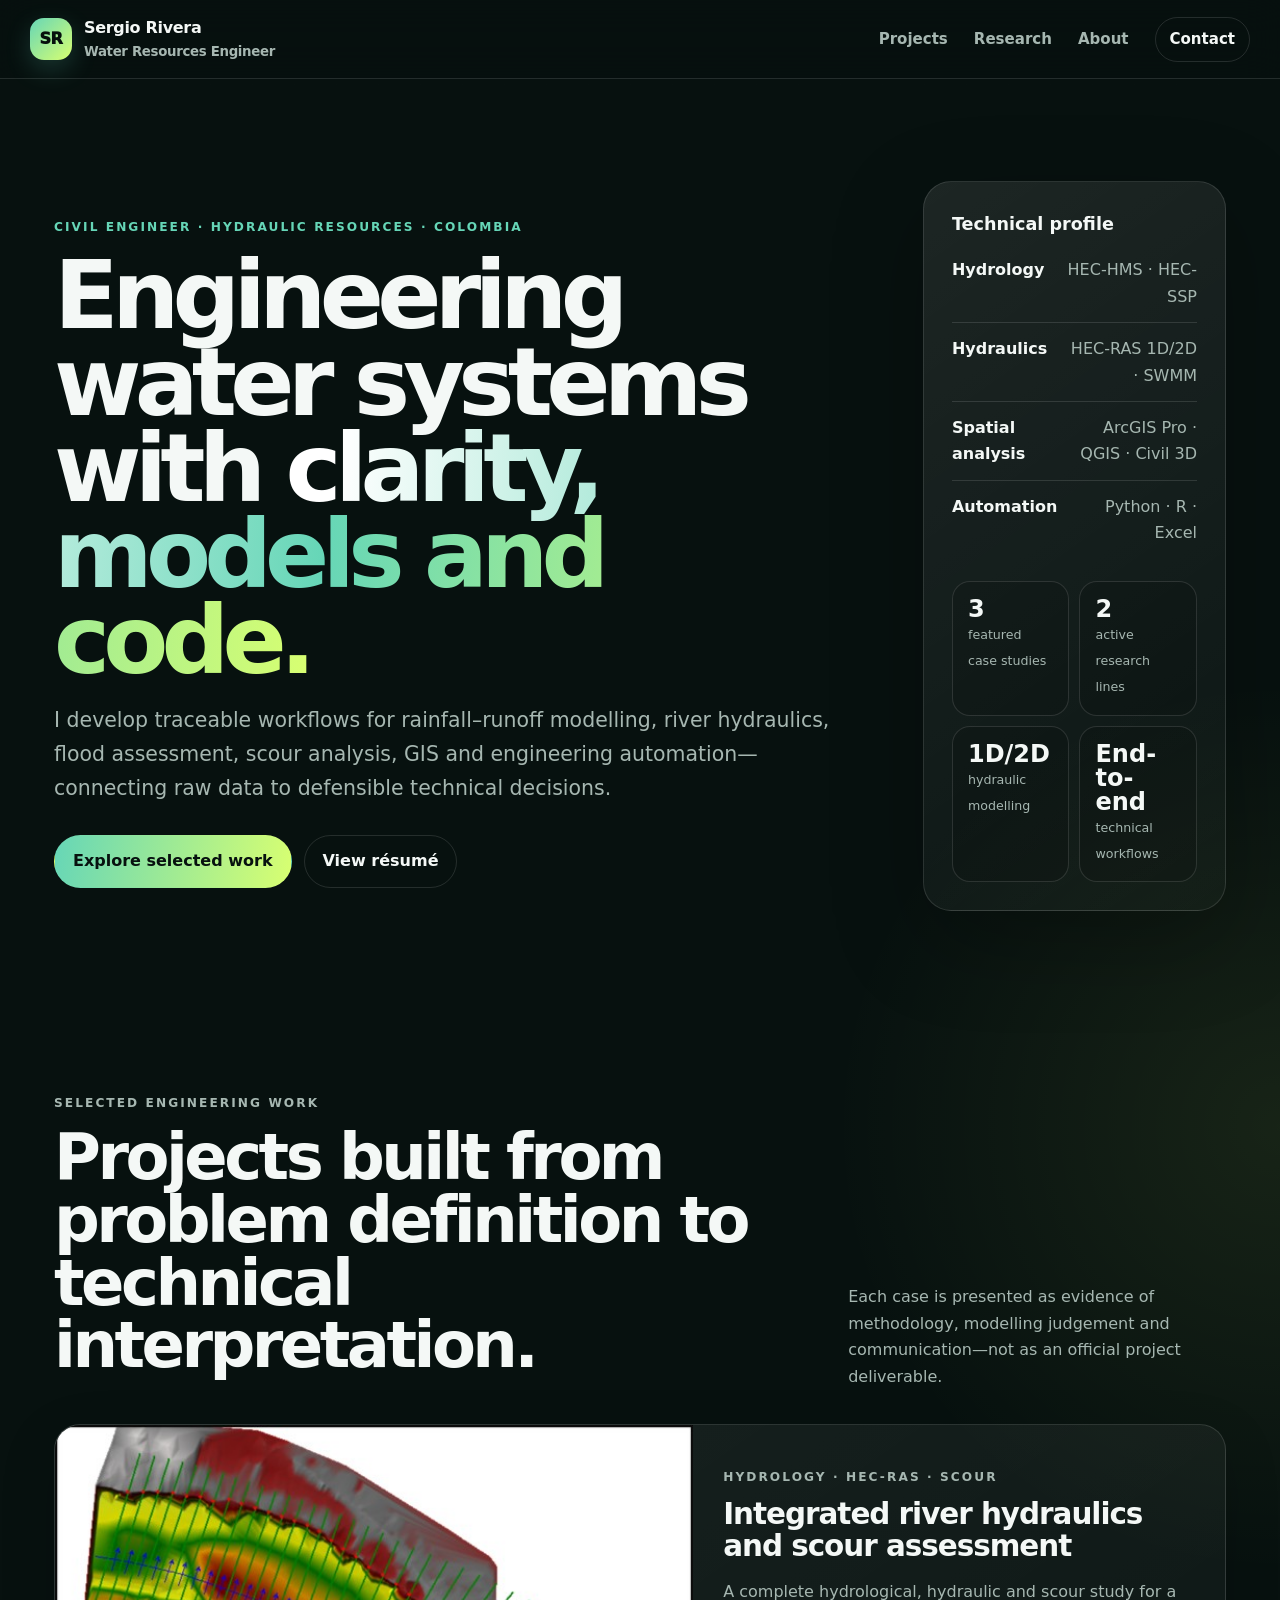
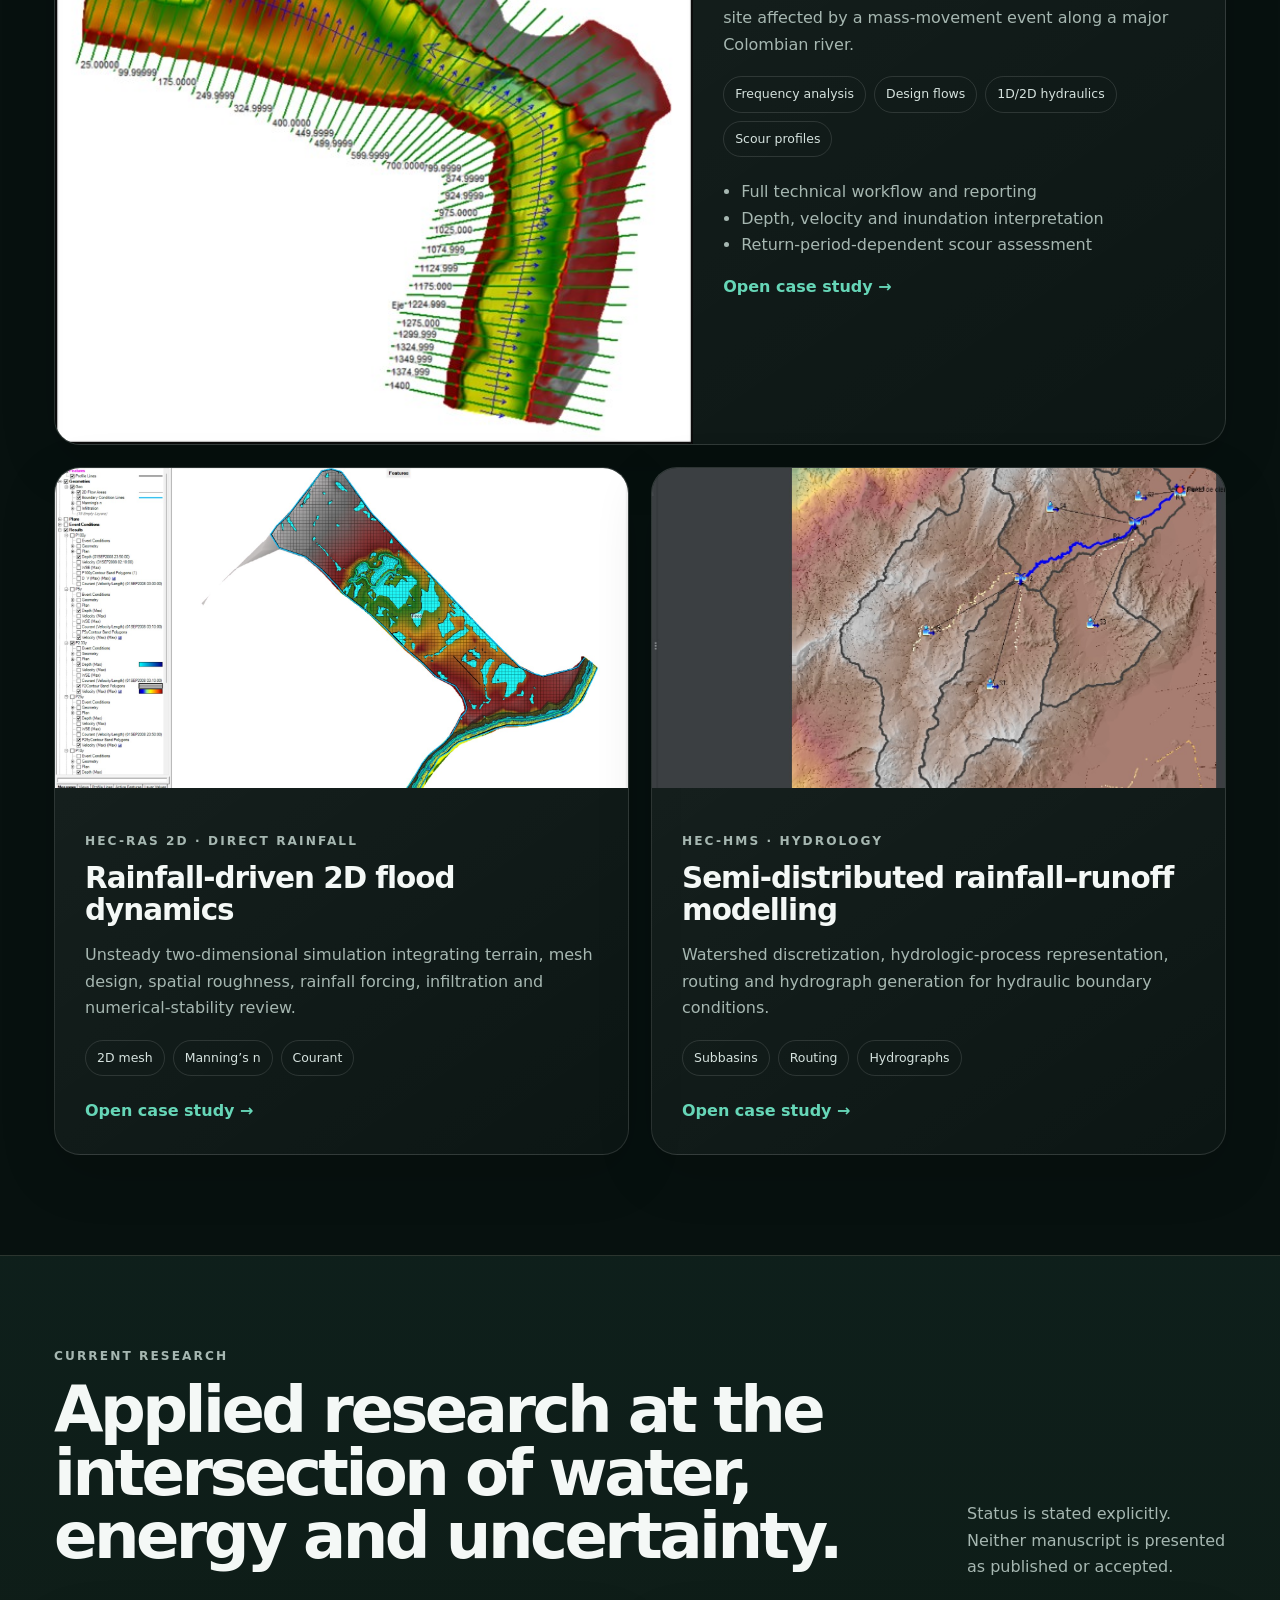
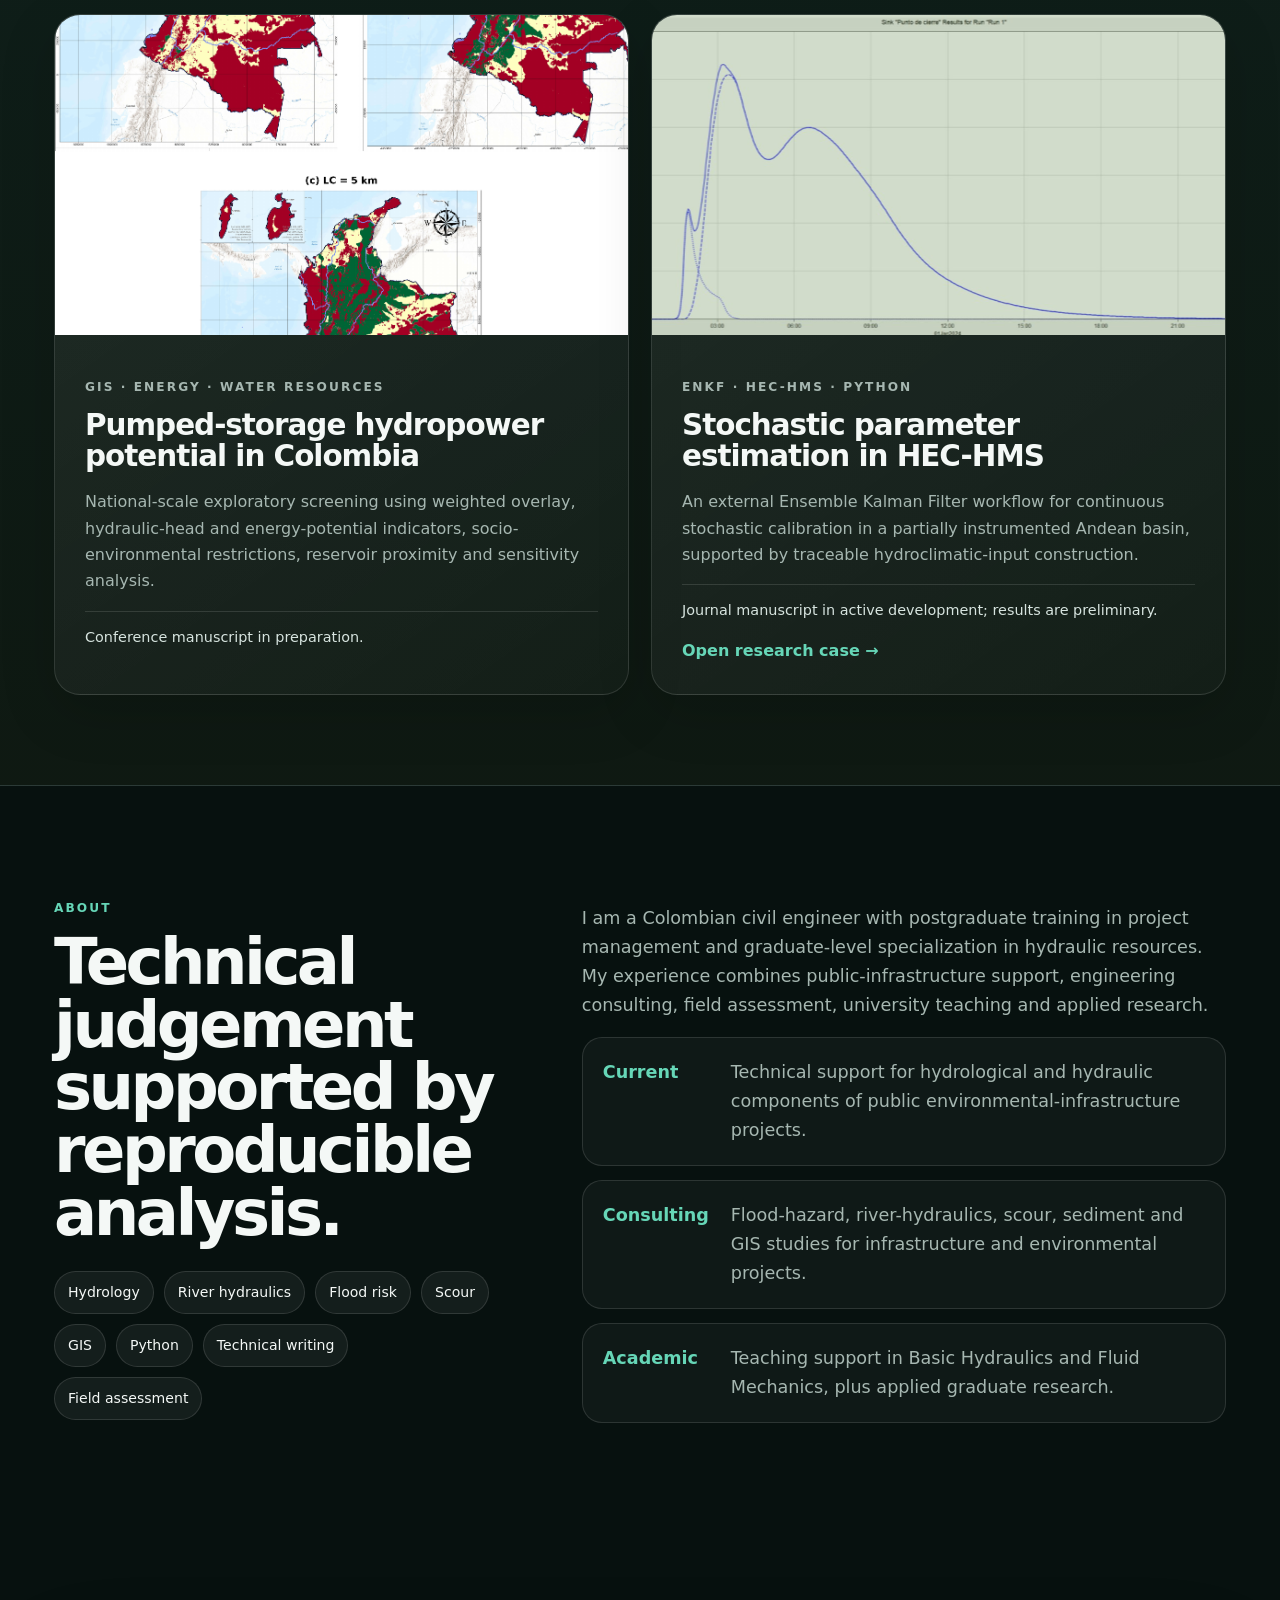
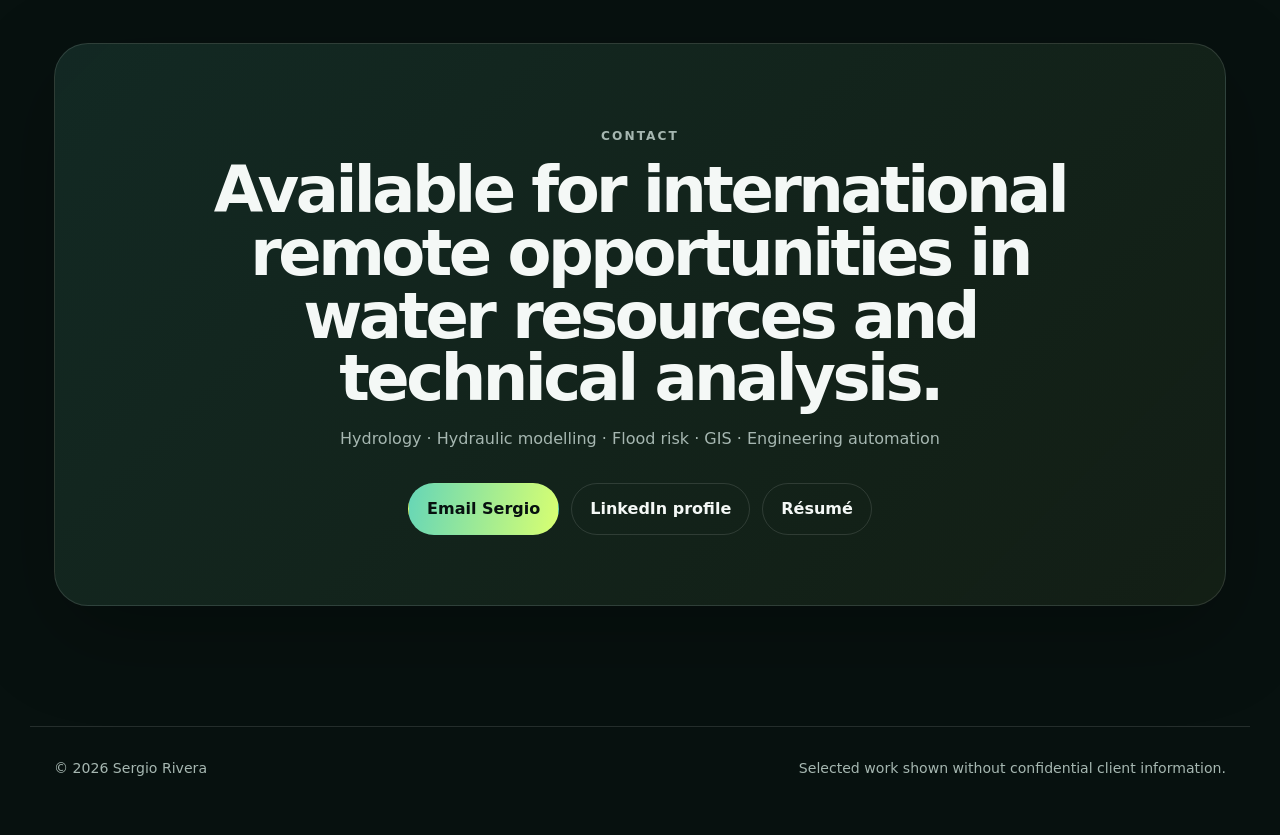
<file: index.html>
<!doctype html><html lang="en"><head><meta charset="utf-8"><meta name="viewport" content="width=device-width,initial-scale=1"><title>Sergio Rivera | Water Resources Engineer</title><meta name="description" content="Professional portfolio: hydrology, hydraulic modelling, flood risk, GIS, HEC-RAS, HEC-HMS and engineering automation."><meta name="theme-color" content="#07110f"><link rel="icon" href="assets/icons/favicon.svg" type="image/svg+xml"><link rel="stylesheet" href="styles.css"></head><body>
<header class="site-header"><a class="brand" href="#top"><span class="brand-mark">SR</span><span>Sergio Rivera<small>Water Resources Engineer</small></span></a><nav><a href="#work">Projects</a><a href="#research">Research</a><a href="#about">About</a><a class="nav-cta" href="#contact">Contact</a></nav></header>
<main id="top">
<section class="hero"><div><p class="hero-kicker">Civil Engineer · Hydraulic Resources · Colombia</p><h1>Engineering water systems with <span class="gradient-text">clarity, models and code.</span></h1><p class="lead">I develop traceable workflows for rainfall–runoff modelling, river hydraulics, flood assessment, scour analysis, GIS and engineering automation—connecting raw data to defensible technical decisions.</p><div class="actions"><a class="btn primary" href="#work">Explore selected work</a><a class="btn" href="assets/docs/Sergio_Rivera_CV.pdf" target="_blank">View résumé</a></div></div>
<aside class="hero-panel"><h2>Technical profile</h2><div class="tool-list"><div class="tool-row"><strong>Hydrology</strong><span>HEC-HMS · HEC-SSP</span></div><div class="tool-row"><strong>Hydraulics</strong><span>HEC-RAS 1D/2D · SWMM</span></div><div class="tool-row"><strong>Spatial analysis</strong><span>ArcGIS Pro · QGIS · Civil 3D</span></div><div class="tool-row"><strong>Automation</strong><span>Python · R · Excel</span></div></div><div class="hero-stat-grid"><div class="hero-stat"><strong>3</strong><span>featured case studies</span></div><div class="hero-stat"><strong>2</strong><span>active research lines</span></div><div class="hero-stat"><strong>1D/2D</strong><span>hydraulic modelling</span></div><div class="hero-stat"><strong>End-to-end</strong><span>technical workflows</span></div></div></aside></section>
<section id="work" class="section"><div class="section-head"><div><p class="eyebrow">Selected engineering work</p><h2>Projects built from problem definition to technical interpretation.</h2></div><p>Each case is presented as evidence of methodology, modelling judgement and communication—not as an official project deliverable.</p></div><div class="grid">
<article class="card featured"><img src="assets/images/scour-model-overview.jpg" alt="Integrated 1D and 2D river model with cross sections"><div class="pad"><p class="tag">Hydrology · HEC-RAS · Scour</p><h3>Integrated river hydraulics and scour assessment</h3><p>A complete hydrological, hydraulic and scour study for a site affected by a mass-movement event along a major Colombian river.</p><div class="project-meta"><span class="chip">Frequency analysis</span><span class="chip">Design flows</span><span class="chip">1D/2D hydraulics</span><span class="chip">Scour profiles</span></div><ul><li>Full technical workflow and reporting</li><li>Depth, velocity and inundation interpretation</li><li>Return-period-dependent scour assessment</li></ul><a class="link-arrow" href="project-scour.html">Open case study →</a></div></article>
<article class="card"><img src="assets/images/rainfall2d-overview.jpg" alt="HEC-RAS 2D model"><div class="pad"><p class="tag">HEC-RAS 2D · Direct rainfall</p><h3>Rainfall-driven 2D flood dynamics</h3><p>Unsteady two-dimensional simulation integrating terrain, mesh design, spatial roughness, rainfall forcing, infiltration and numerical-stability review.</p><div class="project-meta"><span class="chip">2D mesh</span><span class="chip">Manning’s n</span><span class="chip">Courant</span></div><a class="link-arrow" href="project-rainfall2d.html">Open case study →</a></div></article>
<article class="card"><img src="assets/images/hms-basin.jpg" alt="HEC-HMS basin model"><div class="pad"><p class="tag">HEC-HMS · Hydrology</p><h3>Semi-distributed rainfall–runoff modelling</h3><p>Watershed discretization, hydrologic-process representation, routing and hydrograph generation for hydraulic boundary conditions.</p><div class="project-meta"><span class="chip">Subbasins</span><span class="chip">Routing</span><span class="chip">Hydrographs</span></div><a class="link-arrow" href="project-hms.html">Open case study →</a></div></article></div></section>
<div class="research-wrap"><section id="research" class="section"><div class="section-head"><div><p class="eyebrow">Current research</p><h2>Applied research at the intersection of water, energy and uncertainty.</h2></div><p>Status is stated explicitly. Neither manuscript is presented as published or accepted.</p></div><div class="grid">
<article class="card"><img src="assets/images/psh-1.png" alt="Pumped-storage hydropower research"><div class="pad"><p class="tag">GIS · Energy · Water resources</p><h3>Pumped-storage hydropower potential in Colombia</h3><p>National-scale exploratory screening using weighted overlay, hydraulic-head and energy-potential indicators, socio-environmental restrictions, reservoir proximity and sensitivity analysis.</p><p class="status">Conference manuscript in preparation.</p></div></article>
<article class="card"><img src="assets/images/hms-hydrograph.jpg" alt="Hydrograph"><div class="pad"><p class="tag">EnKF · HEC-HMS · Python</p><h3>Stochastic parameter estimation in HEC-HMS</h3><p>An external Ensemble Kalman Filter workflow for continuous stochastic calibration in a partially instrumented Andean basin, supported by traceable hydroclimatic-input construction.</p><p class="status">Journal manuscript in active development; results are preliminary.</p><a class="link-arrow" href="project-enkf.html">Open research case →</a></div></article></div></section></div>
<section id="about" class="section split"><div><p class="eyebrow">About</p><h2>Technical judgement supported by reproducible analysis.</h2><div class="skills-cloud"><span>Hydrology</span><span>River hydraulics</span><span>Flood risk</span><span>Scour</span><span>GIS</span><span>Python</span><span>Technical writing</span><span>Field assessment</span></div></div><div class="about-copy"><p>I am a Colombian civil engineer with postgraduate training in project management and graduate-level specialization in hydraulic resources. My experience combines public-infrastructure support, engineering consulting, field assessment, university teaching and applied research.</p><div class="timeline"><div class="timeline-item"><strong>Current</strong><p>Technical support for hydrological and hydraulic components of public environmental-infrastructure projects.</p></div><div class="timeline-item"><strong>Consulting</strong><p>Flood-hazard, river-hydraulics, scour, sediment and GIS studies for infrastructure and environmental projects.</p></div><div class="timeline-item"><strong>Academic</strong><p>Teaching support in Basic Hydraulics and Fluid Mechanics, plus applied graduate research.</p></div></div></div></section>
<section id="contact" class="section contact"><div class="contact-inner"><p class="eyebrow">Contact</p><h2>Available for international remote opportunities in water resources and technical analysis.</h2><p>Hydrology · Hydraulic modelling · Flood risk · GIS · Engineering automation</p><div class="actions"><a class="btn primary" href="mailto:sergioariveramonroy@gmail.com">Email Sergio</a><a class="btn" href="https://www.linkedin.com/in/sergio-a-rivera-monroy-876b73213/" target="_blank" rel="noopener noreferrer">LinkedIn profile</a><a class="btn" href="assets/docs/Sergio_Rivera_CV.pdf" target="_blank">Résumé</a></div></div></section></main>
<footer><span>© 2026 Sergio Rivera</span><span>Selected work shown without confidential client information.</span></footer><script src="script.js"></script></body></html>
</file>
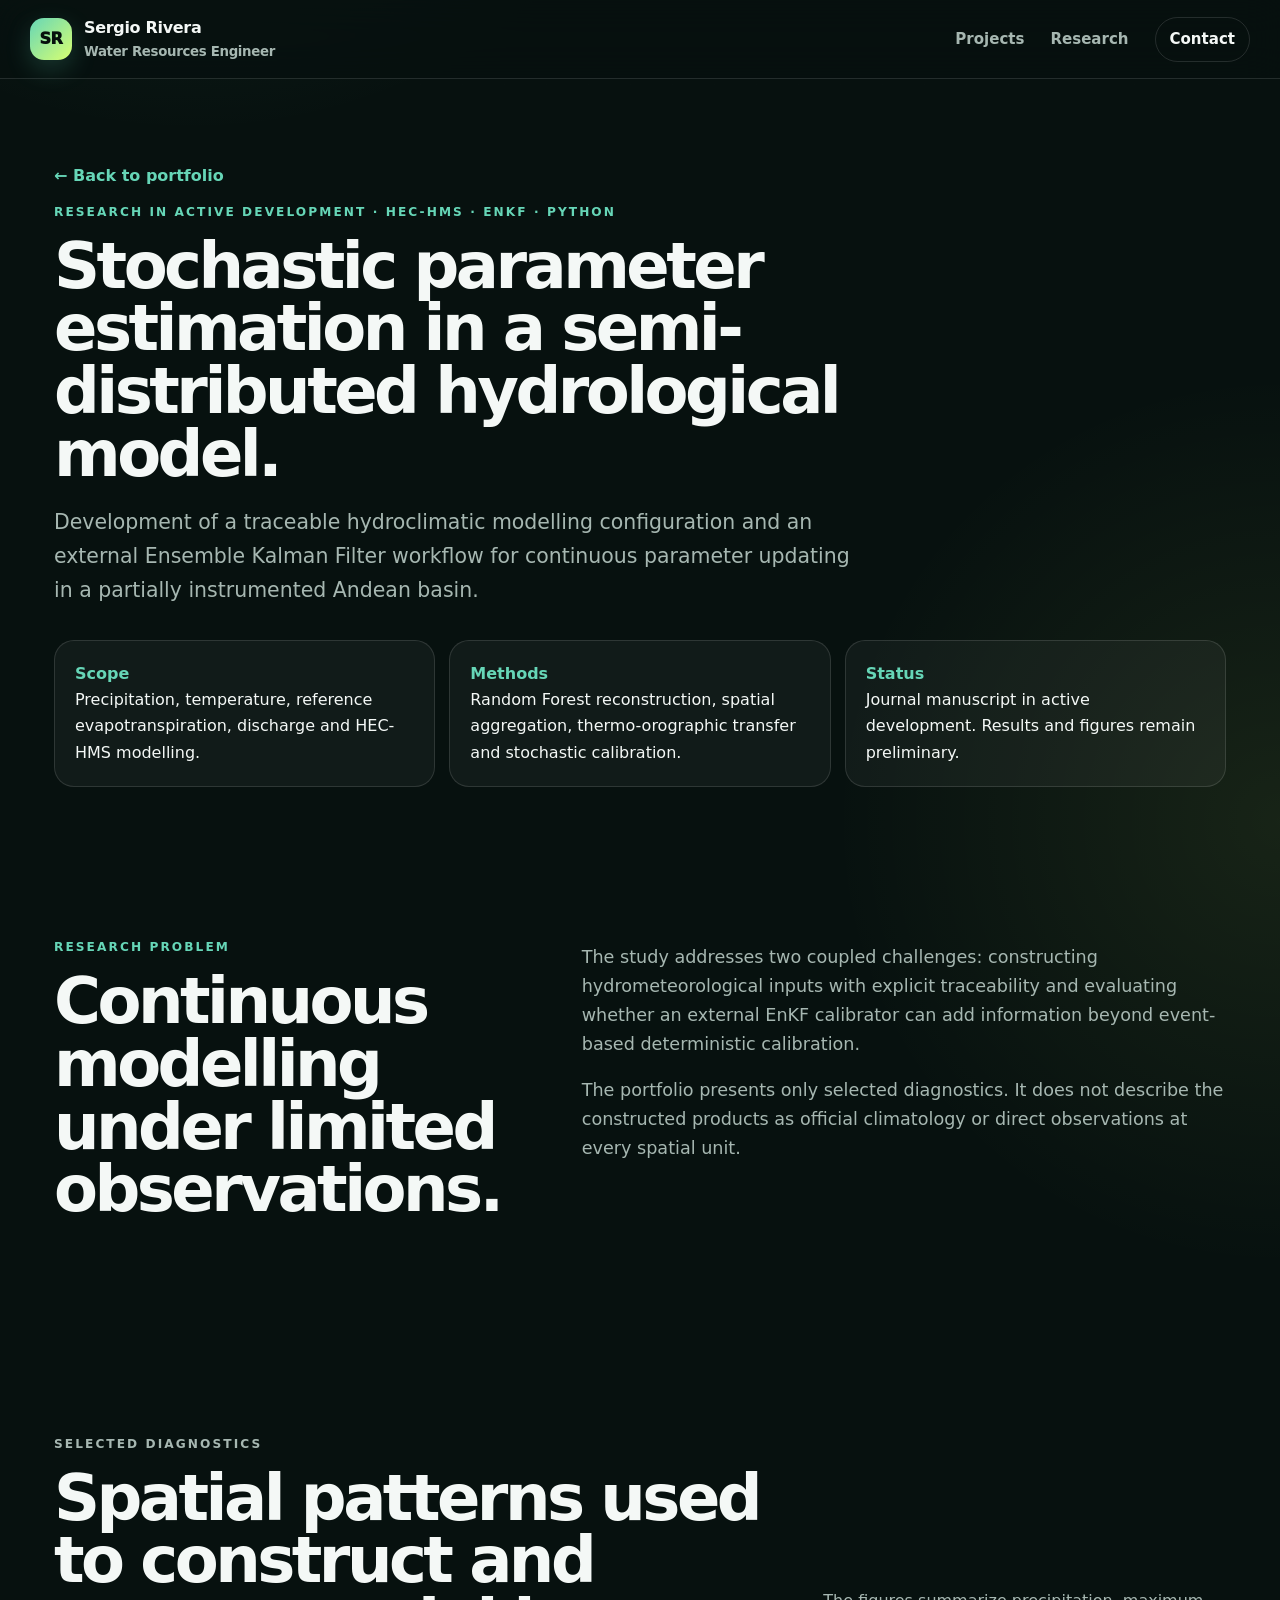
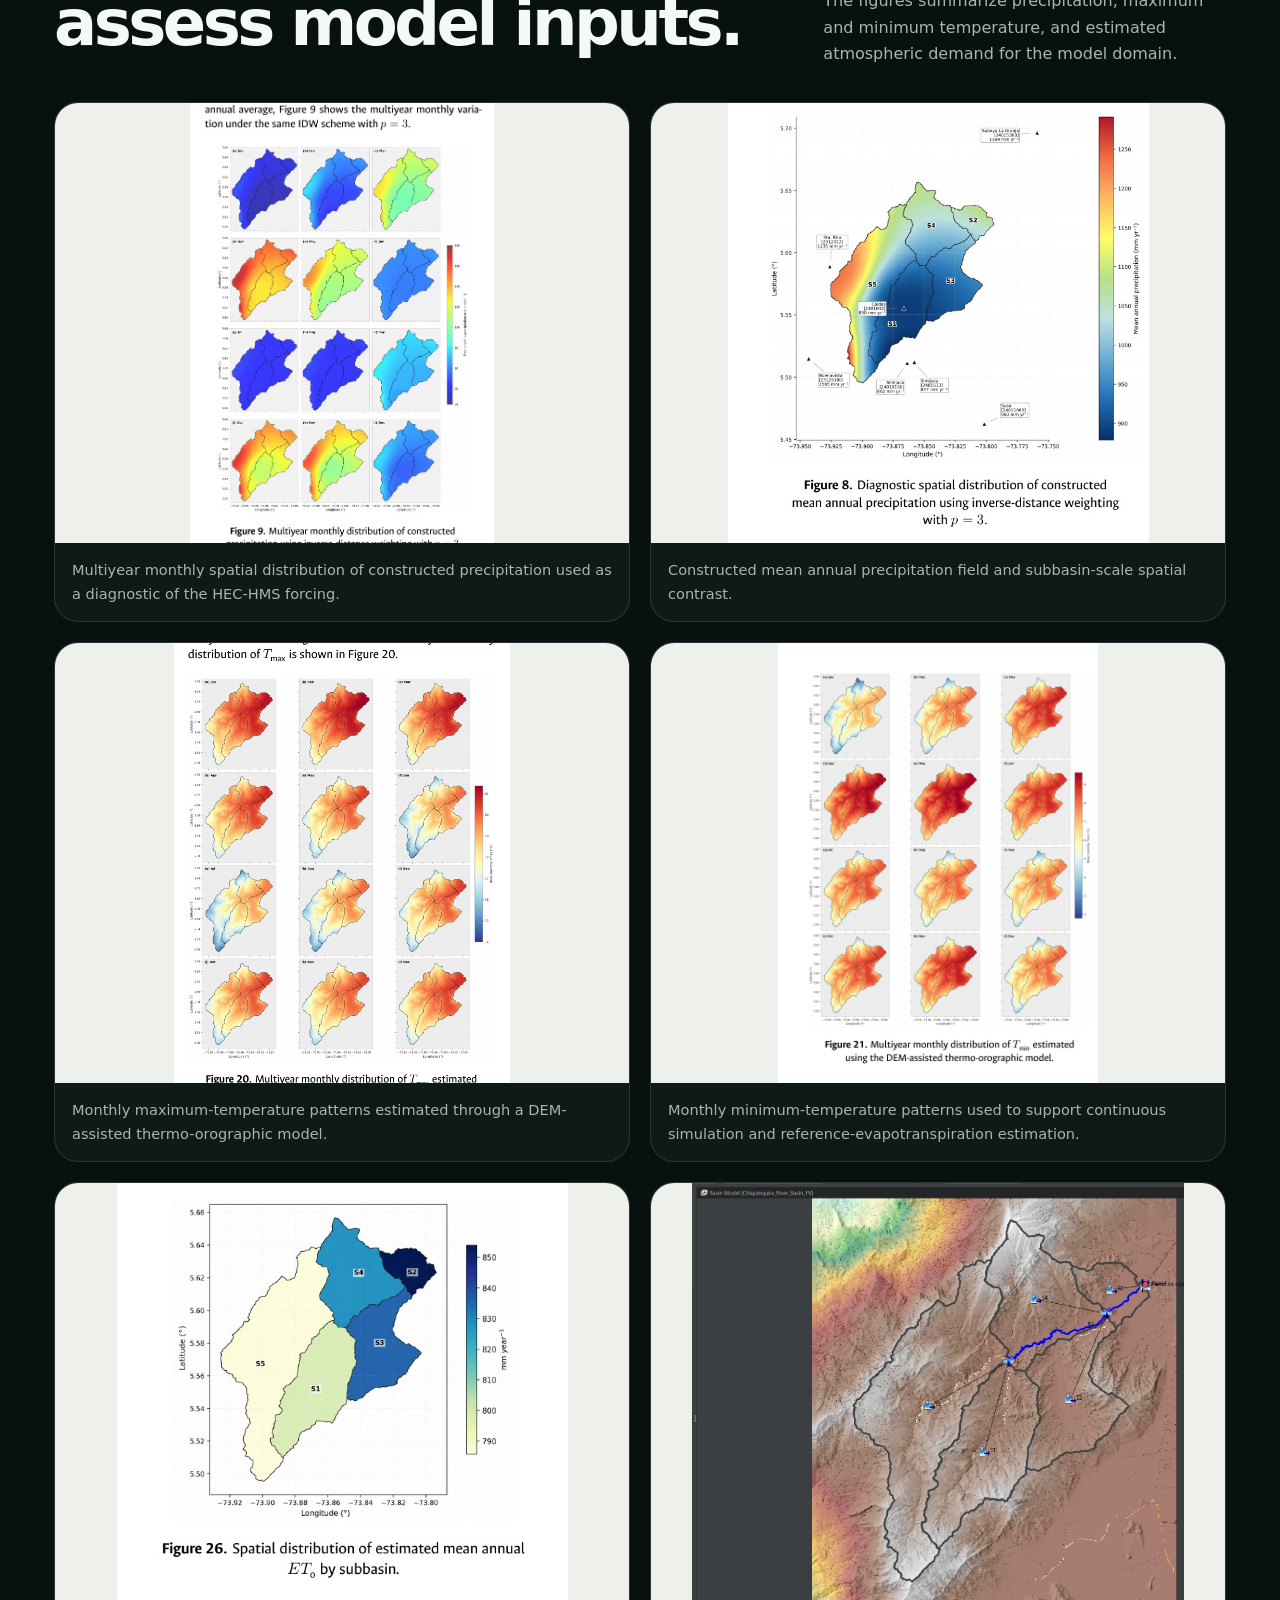
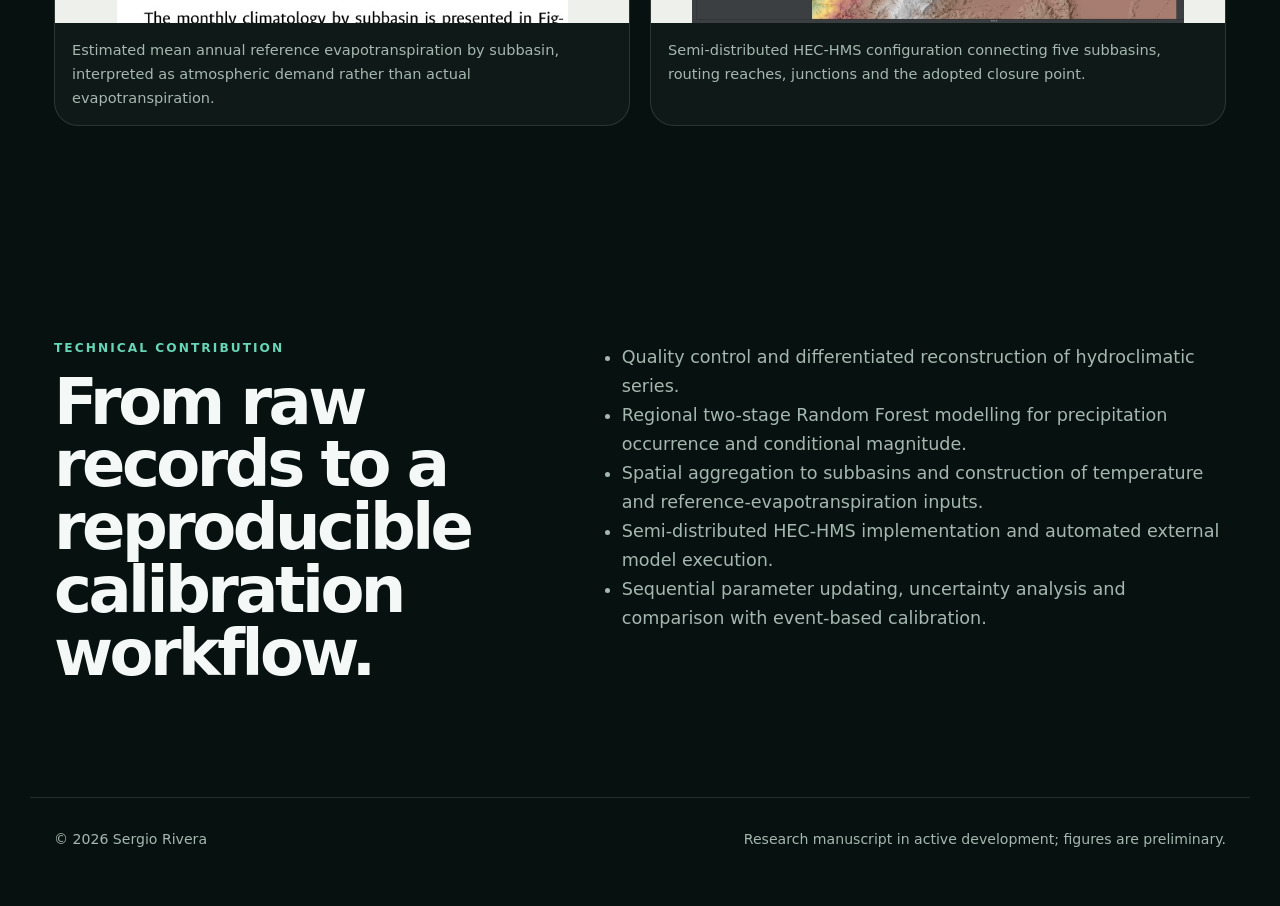
<file: project-enkf.html>
<!doctype html>
<html lang="en">
<head>
<meta charset="utf-8">
<meta name="viewport" content="width=device-width,initial-scale=1">
<title>EnKF–HEC-HMS Research | Sergio Rivera</title>
<meta name="description" content="Research case on stochastic calibration of a semi-distributed HEC-HMS model using the Ensemble Kalman Filter.">
<link rel="icon" href="assets/icons/favicon.svg" type="image/svg+xml">
<meta name="theme-color" content="#07110f">
<link rel="stylesheet" href="styles.css">
</head>
<body>
<header class="site-header">
  <a class="brand" href="index.html"><span class="brand-mark">SR</span><span>Sergio Rivera<small>Water Resources Engineer</small></span></a>
  <nav><a href="index.html#work">Projects</a><a href="index.html#research">Research</a><a class="nav-cta" href="index.html#contact">Contact</a></nav>
</header>

<main>
<section class="case-hero">
  <a class="back" href="index.html#research">← Back to portfolio</a>
  <p class="eyebrow">Research in active development · HEC-HMS · EnKF · Python</p>
  <h1>Stochastic parameter estimation in a semi-distributed hydrological model.</h1>
  <p class="lead">Development of a traceable hydroclimatic modelling configuration and an external Ensemble Kalman Filter workflow for continuous parameter updating in a partially instrumented Andean basin.</p>
  <div class="case-summary">
    <div><strong>Scope</strong><br>Precipitation, temperature, reference evapotranspiration, discharge and HEC-HMS modelling.</div>
    <div><strong>Methods</strong><br>Random Forest reconstruction, spatial aggregation, thermo-orographic transfer and stochastic calibration.</div>
    <div><strong>Status</strong><br>Journal manuscript in active development. Results and figures remain preliminary.</div>
  </div>
</section>

<section class="section split">
  <div>
    <p class="eyebrow">Research problem</p>
    <h2>Continuous modelling under limited observations.</h2>
  </div>
  <div class="about-copy">
    <p>The study addresses two coupled challenges: constructing hydrometeorological inputs with explicit traceability and evaluating whether an external EnKF calibrator can add information beyond event-based deterministic calibration.</p>
    <p>The portfolio presents only selected diagnostics. It does not describe the constructed products as official climatology or direct observations at every spatial unit.</p>
  </div>
</section>

<section class="section">
  <div class="section-head">
    <div><p class="eyebrow">Selected diagnostics</p><h2>Spatial patterns used to construct and assess model inputs.</h2></div>
    <p>The figures summarize precipitation, maximum and minimum temperature, and estimated atmospheric demand for the model domain.</p>
  </div>
  <div class="gallery">
    <figure><img src="assets/images/enkf-precipitation-monthly.jpg" alt="Monthly spatial distribution of constructed precipitation"><figcaption>Multiyear monthly spatial distribution of constructed precipitation used as a diagnostic of the HEC-HMS forcing.</figcaption></figure>
    <figure><img src="assets/images/enkf-precipitation-annual.jpg" alt="Mean annual precipitation distribution"><figcaption>Constructed mean annual precipitation field and subbasin-scale spatial contrast.</figcaption></figure>
    <figure><img src="assets/images/enkf-tmax-monthly.jpg" alt="Monthly maximum temperature distribution"><figcaption>Monthly maximum-temperature patterns estimated through a DEM-assisted thermo-orographic model.</figcaption></figure>
    <figure><img src="assets/images/enkf-tmin-monthly.jpg" alt="Monthly minimum temperature distribution"><figcaption>Monthly minimum-temperature patterns used to support continuous simulation and reference-evapotranspiration estimation.</figcaption></figure>
    <figure><img src="assets/images/enkf-eto-spatial.jpg" alt="Spatial distribution of reference evapotranspiration"><figcaption>Estimated mean annual reference evapotranspiration by subbasin, interpreted as atmospheric demand rather than actual evapotranspiration.</figcaption></figure>
    <figure><img src="assets/images/hms-basin.jpg" alt="HEC-HMS semi-distributed basin configuration"><figcaption>Semi-distributed HEC-HMS configuration connecting five subbasins, routing reaches, junctions and the adopted closure point.</figcaption></figure>
  </div>
</section>

<section class="section split">
  <div><p class="eyebrow">Technical contribution</p><h2>From raw records to a reproducible calibration workflow.</h2></div>
  <div class="about-copy">
    <ul>
      <li>Quality control and differentiated reconstruction of hydroclimatic series.</li>
      <li>Regional two-stage Random Forest modelling for precipitation occurrence and conditional magnitude.</li>
      <li>Spatial aggregation to subbasins and construction of temperature and reference-evapotranspiration inputs.</li>
      <li>Semi-distributed HEC-HMS implementation and automated external model execution.</li>
      <li>Sequential parameter updating, uncertainty analysis and comparison with event-based calibration.</li>
    </ul>
  </div>
</section>
</main>

<footer><span>© 2026 Sergio Rivera</span><span>Research manuscript in active development; figures are preliminary.</span></footer>
<script src="script.js"></script>
</body>
</html>
</file>
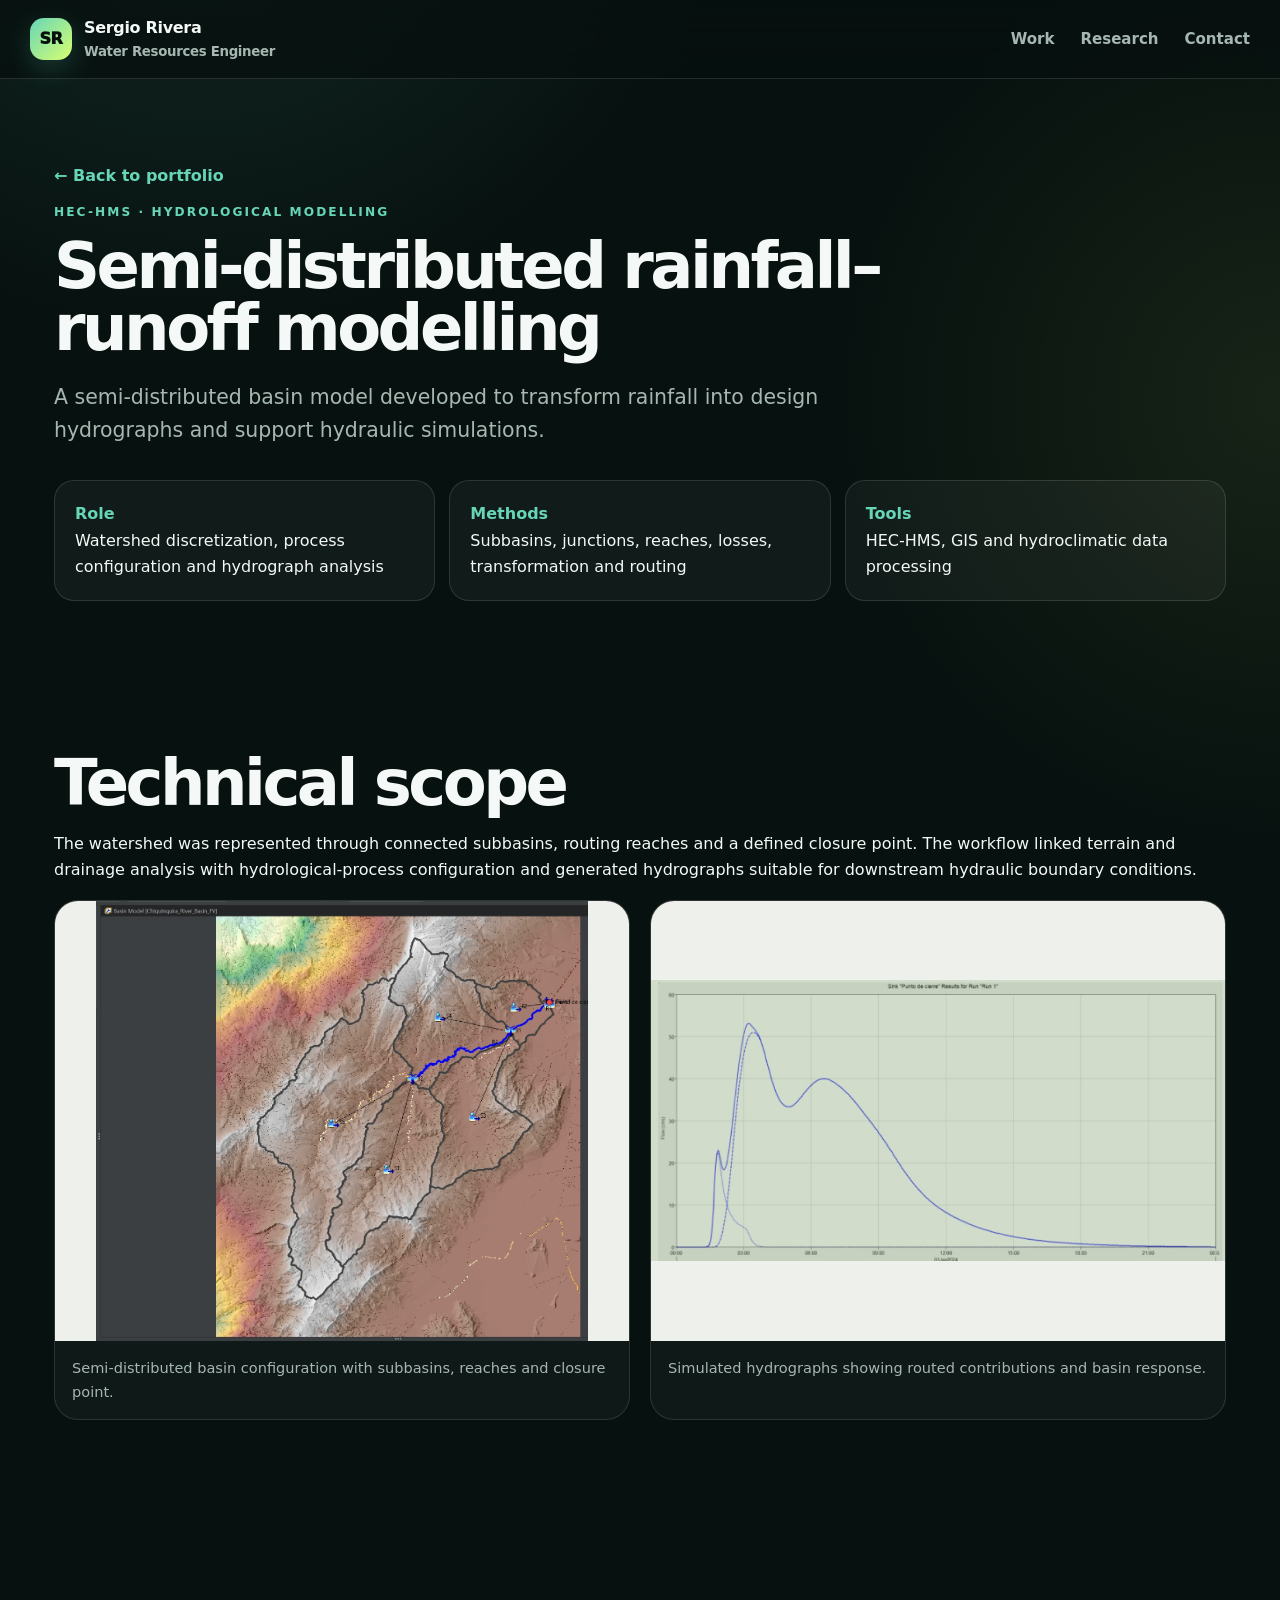
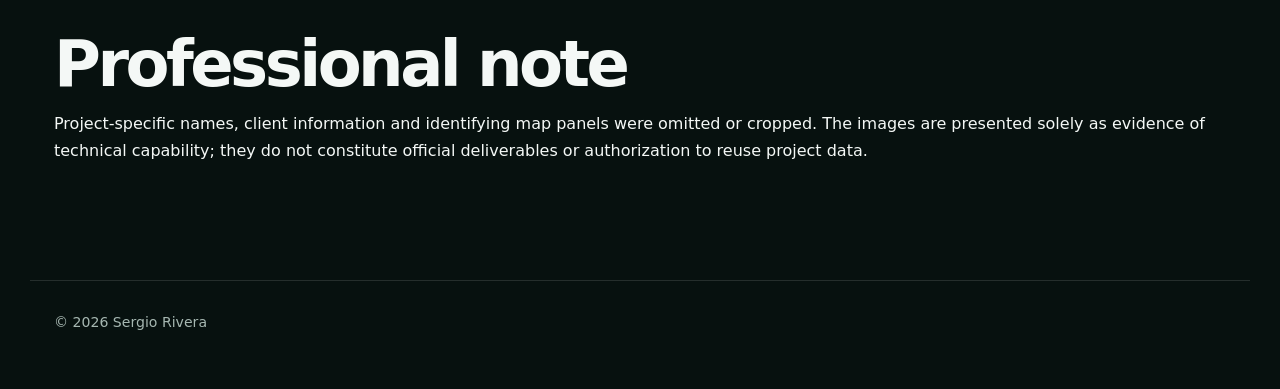
<file: project-hms.html>
<!doctype html><html lang="en"><head><meta charset="utf-8"><meta name="viewport" content="width=device-width,initial-scale=1"><title>Semi-distributed rainfall–runoff modelling | Sergio Rivera</title><link rel="icon" href="assets/icons/favicon.svg" type="image/svg+xml"><meta name="theme-color" content="#07110f"><link rel="stylesheet" href="styles.css"></head><body><header class="site-header"><a class="brand" href="index.html"><span class="brand-mark">SR</span><span>Sergio Rivera<small>Water Resources Engineer</small></span></a><nav><a href="index.html#work">Work</a><a href="index.html#research">Research</a><a href="index.html#contact">Contact</a></nav></header><main><section class="case-hero"><a class="back" href="index.html#work">← Back to portfolio</a><p class="eyebrow">HEC-HMS · Hydrological modelling</p><h1>Semi-distributed rainfall–runoff modelling</h1><p class="lead">A semi-distributed basin model developed to transform rainfall into design hydrographs and support hydraulic simulations.</p><div class="case-summary"><div><strong>Role</strong><br>Watershed discretization, process configuration and hydrograph analysis</div><div><strong>Methods</strong><br>Subbasins, junctions, reaches, losses, transformation and routing</div><div><strong>Tools</strong><br>HEC-HMS, GIS and hydroclimatic data processing</div></div></section><section class="section"><h2>Technical scope</h2><p>The watershed was represented through connected subbasins, routing reaches and a defined closure point. The workflow linked terrain and drainage analysis with hydrological-process configuration and generated hydrographs suitable for downstream hydraulic boundary conditions.</p><div class="gallery"><figure><img src="assets/images/hms-basin.jpg" alt="Semi-distributed basin configuration with subbasins, reaches and closure point."><figcaption>Semi-distributed basin configuration with subbasins, reaches and closure point.</figcaption></figure><figure><img src="assets/images/hms-hydrograph.jpg" alt="Simulated hydrographs showing routed contributions and basin response."><figcaption>Simulated hydrographs showing routed contributions and basin response.</figcaption></figure></div></section><section class="section muted"><h2>Professional note</h2><p>Project-specific names, client information and identifying map panels were omitted or cropped. The images are presented solely as evidence of technical capability; they do not constitute official deliverables or authorization to reuse project data.</p></section></main><footer>© 2026 Sergio Rivera</footer></body></html>
</file>
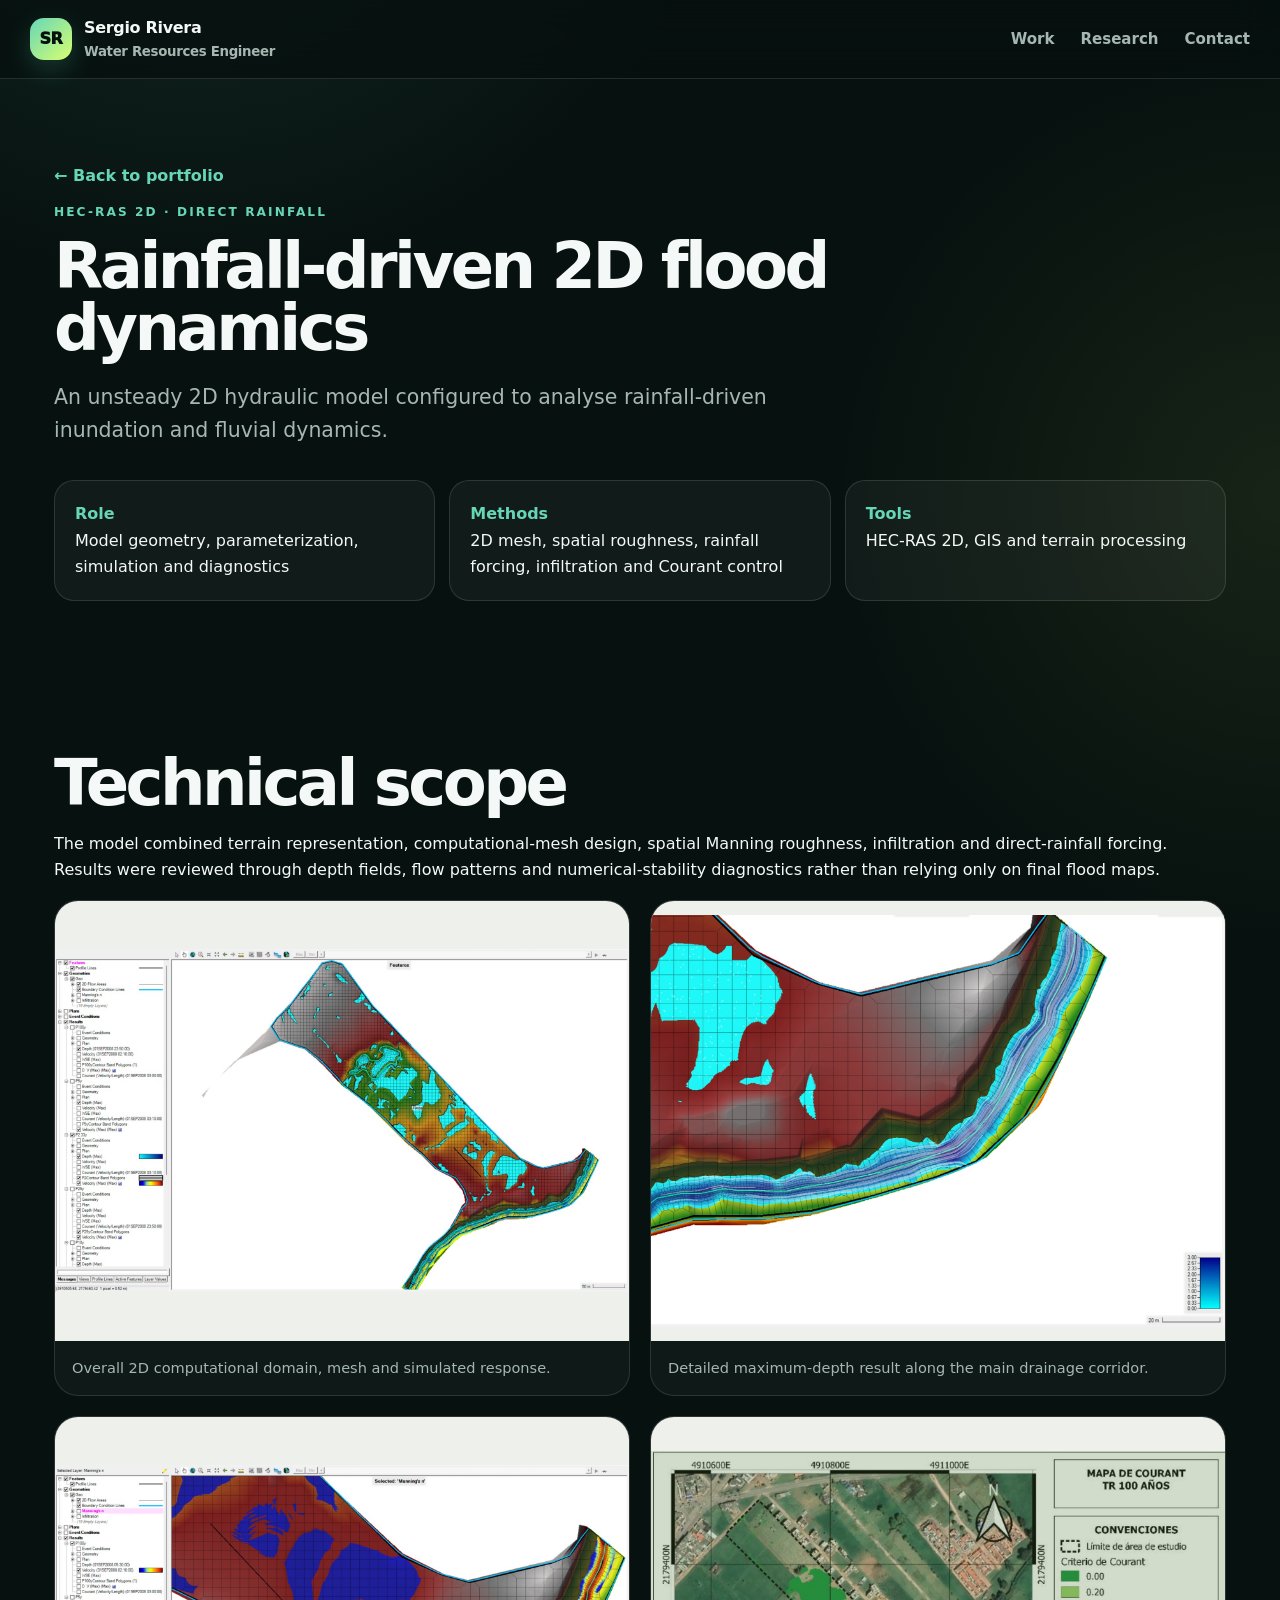
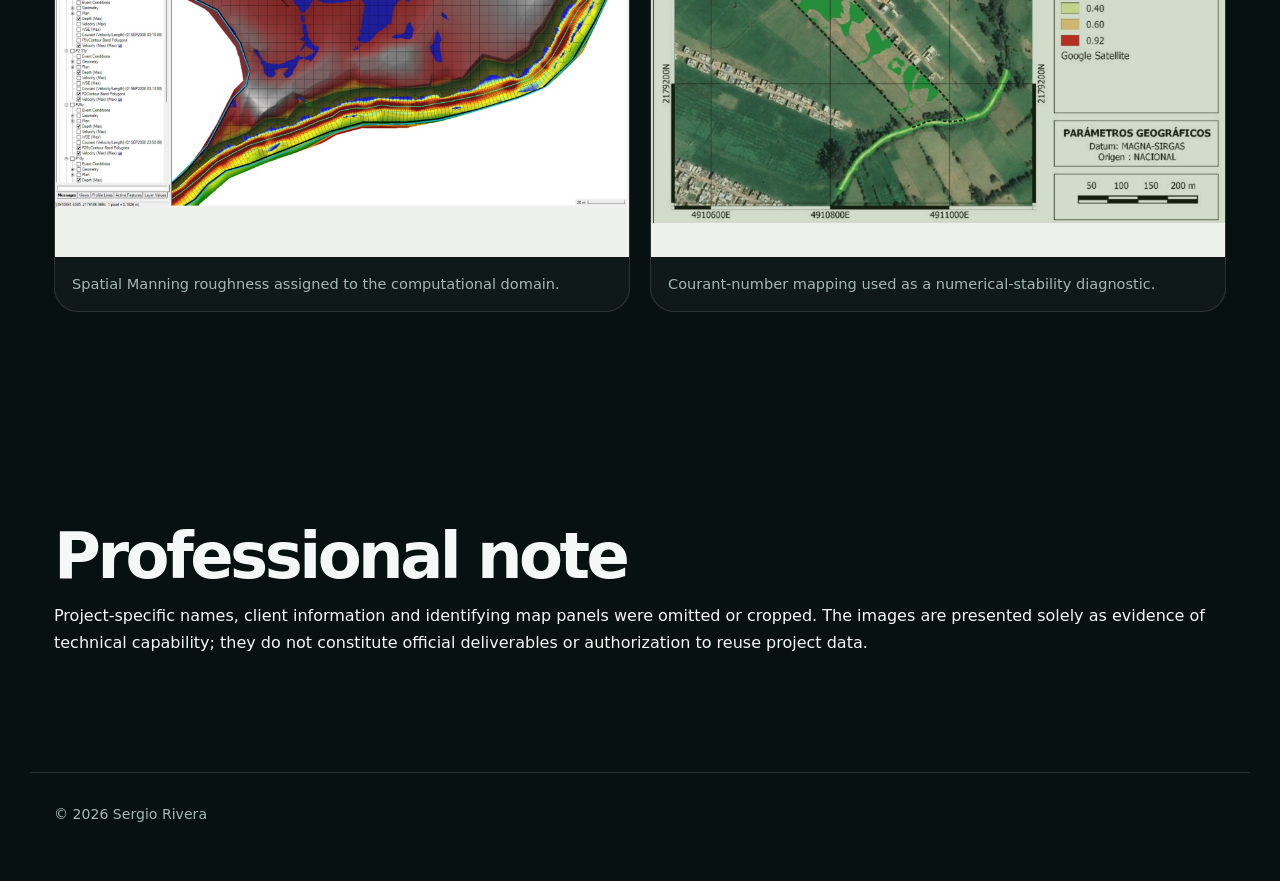
<file: project-rainfall2d.html>
<!doctype html><html lang="en"><head><meta charset="utf-8"><meta name="viewport" content="width=device-width,initial-scale=1"><title>Rainfall-driven 2D flood dynamics | Sergio Rivera</title><link rel="icon" href="assets/icons/favicon.svg" type="image/svg+xml"><meta name="theme-color" content="#07110f"><link rel="stylesheet" href="styles.css"></head><body><header class="site-header"><a class="brand" href="index.html"><span class="brand-mark">SR</span><span>Sergio Rivera<small>Water Resources Engineer</small></span></a><nav><a href="index.html#work">Work</a><a href="index.html#research">Research</a><a href="index.html#contact">Contact</a></nav></header><main><section class="case-hero"><a class="back" href="index.html#work">← Back to portfolio</a><p class="eyebrow">HEC-RAS 2D · Direct rainfall</p><h1>Rainfall-driven 2D flood dynamics</h1><p class="lead">An unsteady 2D hydraulic model configured to analyse rainfall-driven inundation and fluvial dynamics.</p><div class="case-summary"><div><strong>Role</strong><br>Model geometry, parameterization, simulation and diagnostics</div><div><strong>Methods</strong><br>2D mesh, spatial roughness, rainfall forcing, infiltration and Courant control</div><div><strong>Tools</strong><br>HEC-RAS 2D, GIS and terrain processing</div></div></section><section class="section"><h2>Technical scope</h2><p>The model combined terrain representation, computational-mesh design, spatial Manning roughness, infiltration and direct-rainfall forcing. Results were reviewed through depth fields, flow patterns and numerical-stability diagnostics rather than relying only on final flood maps.</p><div class="gallery"><figure><img src="assets/images/rainfall2d-overview.jpg" alt="Overall 2D computational domain, mesh and simulated response."><figcaption>Overall 2D computational domain, mesh and simulated response.</figcaption></figure><figure><img src="assets/images/rainfall2d-depth.jpg" alt="Detailed maximum-depth result along the main drainage corridor."><figcaption>Detailed maximum-depth result along the main drainage corridor.</figcaption></figure><figure><img src="assets/images/rainfall2d-manning.jpg" alt="Spatial Manning roughness assigned to the computational domain."><figcaption>Spatial Manning roughness assigned to the computational domain.</figcaption></figure><figure><img src="assets/images/rainfall2d-courant.jpg" alt="Courant-number mapping used as a numerical-stability diagnostic."><figcaption>Courant-number mapping used as a numerical-stability diagnostic.</figcaption></figure></div></section><section class="section muted"><h2>Professional note</h2><p>Project-specific names, client information and identifying map panels were omitted or cropped. The images are presented solely as evidence of technical capability; they do not constitute official deliverables or authorization to reuse project data.</p></section></main><footer>© 2026 Sergio Rivera</footer></body></html>
</file>
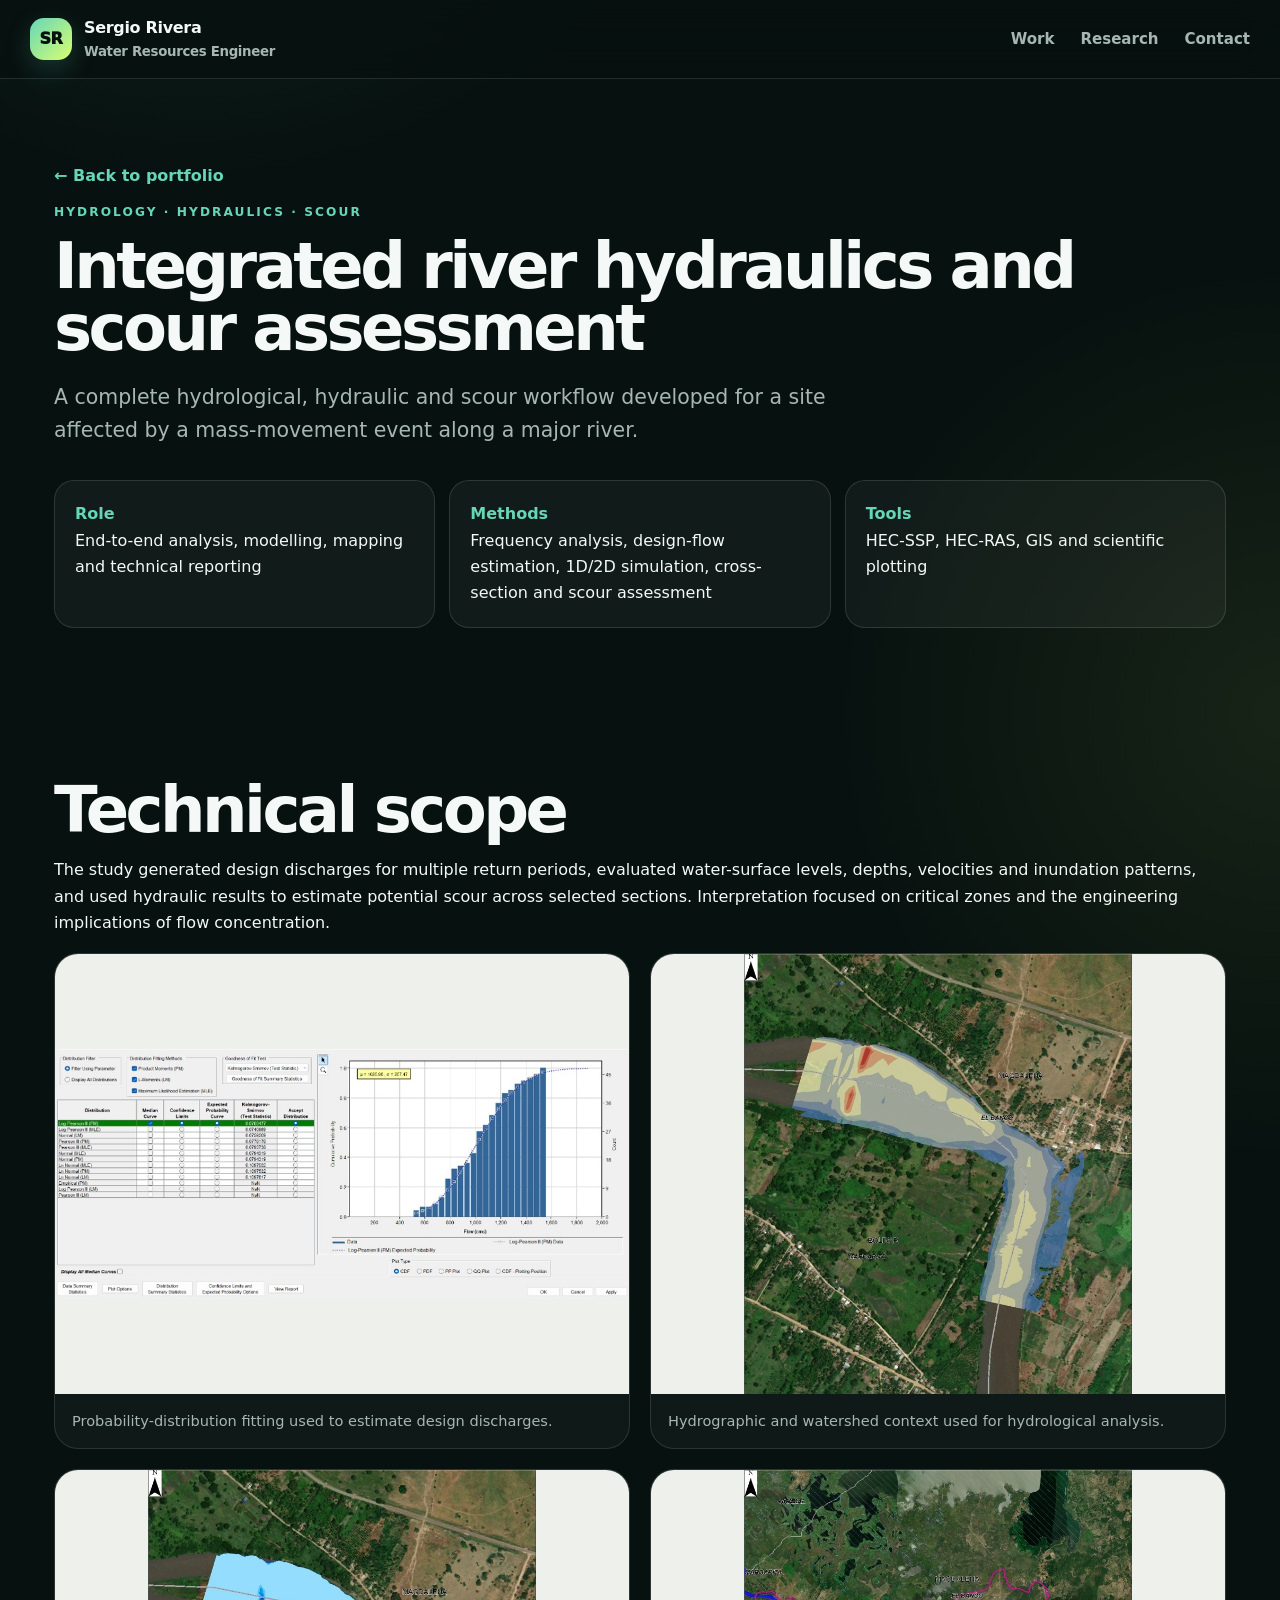
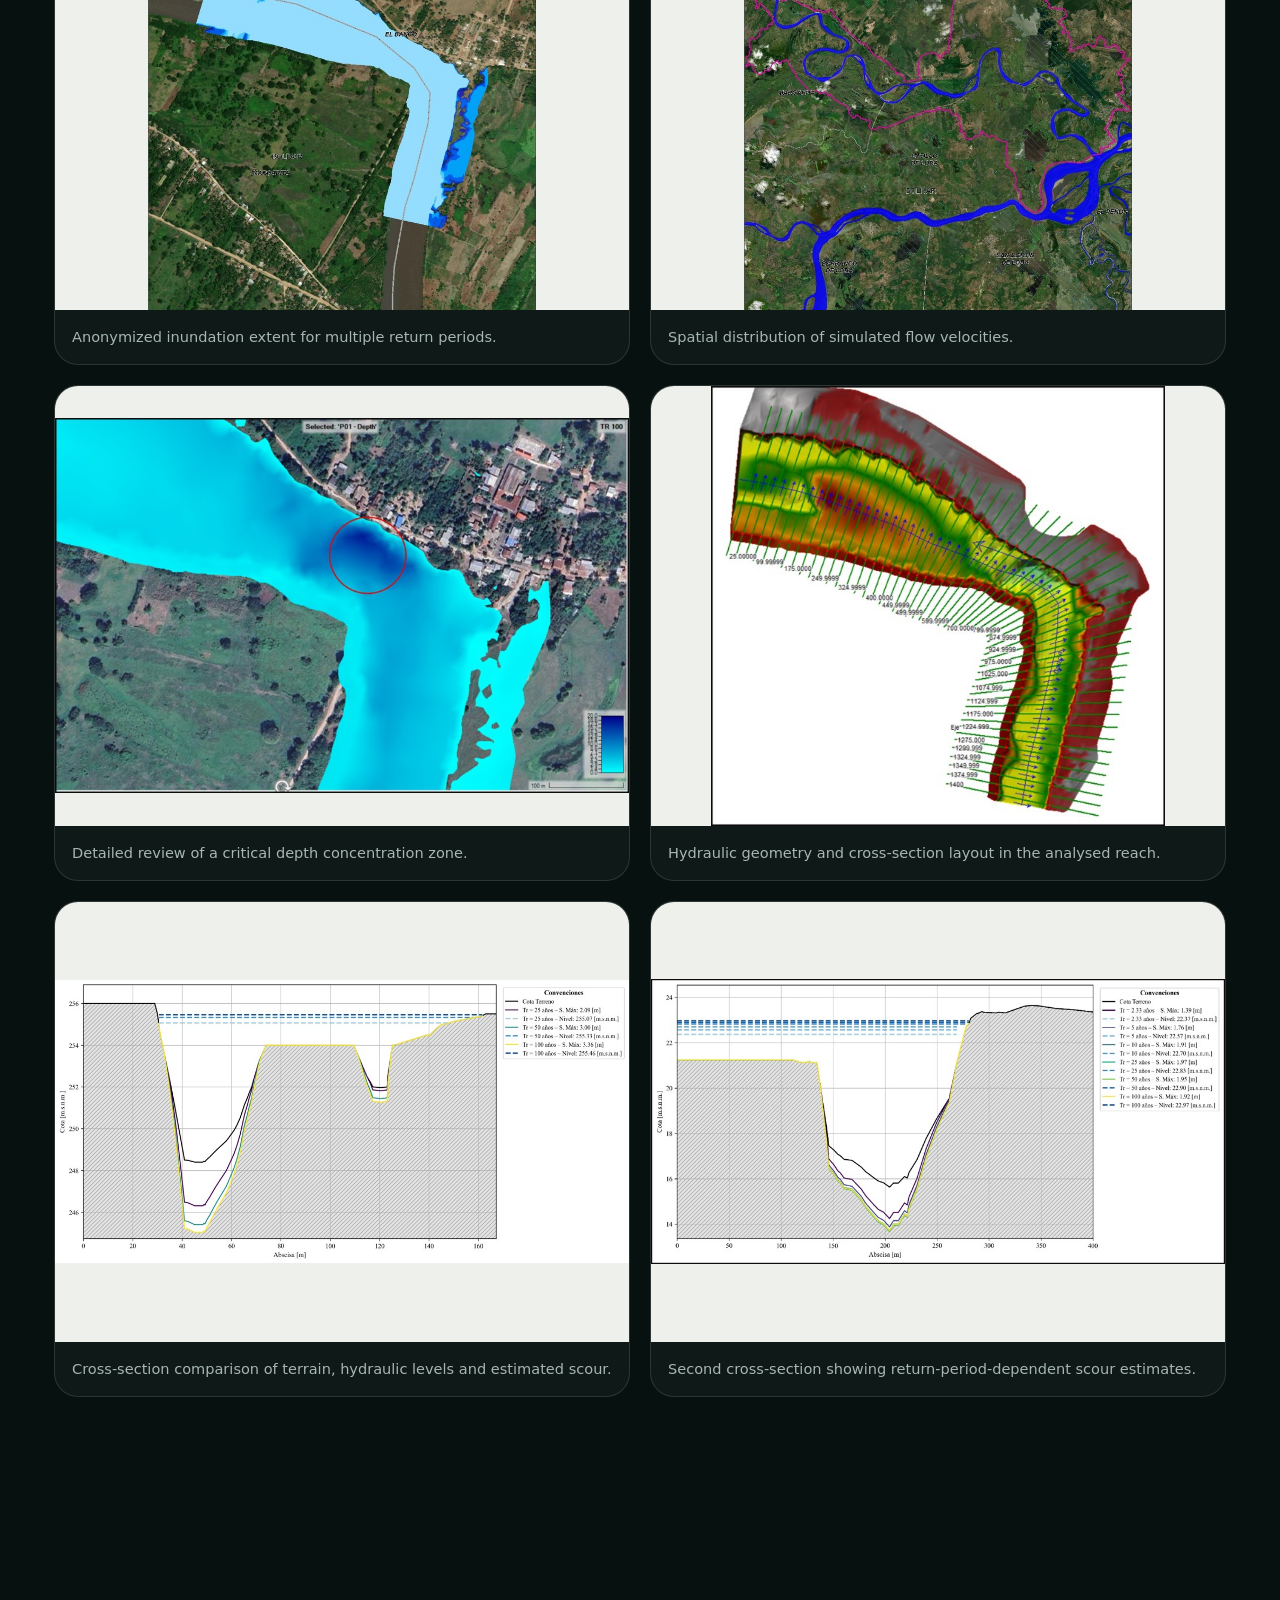
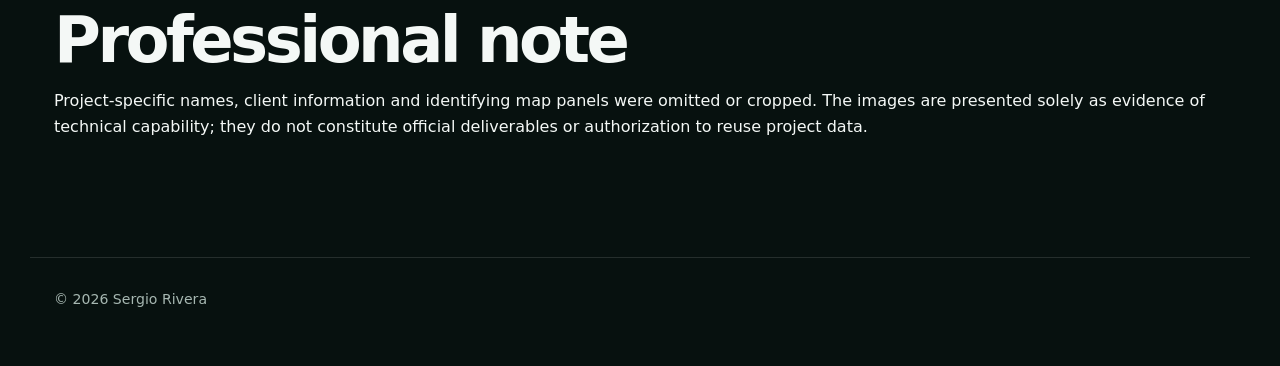
<file: project-scour.html>
<!doctype html><html lang="en"><head><meta charset="utf-8"><meta name="viewport" content="width=device-width,initial-scale=1"><title>Integrated river hydraulics and scour assessment | Sergio Rivera</title><link rel="icon" href="assets/icons/favicon.svg" type="image/svg+xml"><meta name="theme-color" content="#07110f"><link rel="stylesheet" href="styles.css"></head><body><header class="site-header"><a class="brand" href="index.html"><span class="brand-mark">SR</span><span>Sergio Rivera<small>Water Resources Engineer</small></span></a><nav><a href="index.html#work">Work</a><a href="index.html#research">Research</a><a href="index.html#contact">Contact</a></nav></header><main><section class="case-hero"><a class="back" href="index.html#work">← Back to portfolio</a><p class="eyebrow">Hydrology · Hydraulics · Scour</p><h1>Integrated river hydraulics and scour assessment</h1><p class="lead">A complete hydrological, hydraulic and scour workflow developed for a site affected by a mass-movement event along a major river.</p><div class="case-summary"><div><strong>Role</strong><br>End-to-end analysis, modelling, mapping and technical reporting</div><div><strong>Methods</strong><br>Frequency analysis, design-flow estimation, 1D/2D simulation, cross-section and scour assessment</div><div><strong>Tools</strong><br>HEC-SSP, HEC-RAS, GIS and scientific plotting</div></div></section><section class="section"><h2>Technical scope</h2><p>The study generated design discharges for multiple return periods, evaluated water-surface levels, depths, velocities and inundation patterns, and used hydraulic results to estimate potential scour across selected sections. Interpretation focused on critical zones and the engineering implications of flow concentration.</p><div class="gallery"><figure><img src="assets/images/frequency-analysis.jpg" alt="Probability-distribution fitting used to estimate design discharges."><figcaption>Probability-distribution fitting used to estimate design discharges.</figcaption></figure><figure><img src="assets/images/watershed-context.jpg" alt="Hydrographic and watershed context used for hydrological analysis."><figcaption>Hydrographic and watershed context used for hydrological analysis.</figcaption></figure><figure><img src="assets/images/flood-extent.jpg" alt="Anonymized inundation extent for multiple return periods."><figcaption>Anonymized inundation extent for multiple return periods.</figcaption></figure><figure><img src="assets/images/flow-velocity.jpg" alt="Spatial distribution of simulated flow velocities."><figcaption>Spatial distribution of simulated flow velocities.</figcaption></figure><figure><img src="assets/images/depth-critical-zone.jpg" alt="Detailed review of a critical depth concentration zone."><figcaption>Detailed review of a critical depth concentration zone.</figcaption></figure><figure><img src="assets/images/scour-model-overview.jpg" alt="Hydraulic geometry and cross-section layout in the analysed reach."><figcaption>Hydraulic geometry and cross-section layout in the analysed reach.</figcaption></figure><figure><img src="assets/images/scour-section-a.jpg" alt="Cross-section comparison of terrain, hydraulic levels and estimated scour."><figcaption>Cross-section comparison of terrain, hydraulic levels and estimated scour.</figcaption></figure><figure><img src="assets/images/scour-section-b.jpg" alt="Second cross-section showing return-period-dependent scour estimates."><figcaption>Second cross-section showing return-period-dependent scour estimates.</figcaption></figure></div></section><section class="section muted"><h2>Professional note</h2><p>Project-specific names, client information and identifying map panels were omitted or cropped. The images are presented solely as evidence of technical capability; they do not constitute official deliverables or authorization to reuse project data.</p></section></main><footer>© 2026 Sergio Rivera</footer></body></html>
</file>
<file: styles.css>
:root{
  --bg:#07110f;--panel:#10221e;--ink:#f4f8f6;--muted:#a6b7b1;
  --line:rgba(255,255,255,.12);--accent:#66d6b7;--accent2:#d8ff71;
  --shadow:0 28px 90px rgba(0,0,0,.28);--max:1220px
}
*{box-sizing:border-box}html{scroll-behavior:smooth}
body{margin:0;background:radial-gradient(circle at 15% -10%,rgba(102,214,183,.14),transparent 34rem),radial-gradient(circle at 100% 20%,rgba(216,255,113,.08),transparent 28rem),var(--bg);color:var(--ink);font-family:Inter,ui-sans-serif,system-ui,-apple-system,BlinkMacSystemFont,"Segoe UI",sans-serif;line-height:1.65}
body:before{content:"";position:fixed;inset:0;pointer-events:none;opacity:.18;background-image:linear-gradient(rgba(255,255,255,.025) 1px,transparent 1px),linear-gradient(90deg,rgba(255,255,255,.025) 1px,transparent 1px);background-size:42px 42px;mask-image:linear-gradient(to bottom,#000,transparent 86%)}
a{color:inherit}.site-header{position:sticky;top:0;z-index:50;display:flex;align-items:center;justify-content:space-between;padding:15px max(22px,calc((100vw - var(--max))/2));background:rgba(7,17,15,.76);backdrop-filter:blur(18px);border-bottom:1px solid var(--line)}
.brand{display:flex;gap:12px;align-items:center;text-decoration:none;font-weight:850;letter-spacing:-.02em}.brand-mark{display:grid;place-items:center;width:42px;height:42px;border-radius:14px;background:linear-gradient(135deg,var(--accent),var(--accent2));color:#06100d;font-weight:950;box-shadow:0 9px 26px rgba(102,214,183,.2)}.brand small{display:block;color:var(--muted);font-weight:600}.site-header nav{display:flex;gap:26px;align-items:center}.site-header nav a{text-decoration:none;color:var(--muted);font-size:.94rem;font-weight:700}.site-header nav a:hover{color:var(--ink)}.nav-cta{padding:9px 14px;border:1px solid var(--line);border-radius:999px;color:var(--ink)!important}
.hero,.section,.case-hero{max-width:var(--max);margin:auto;padding-left:24px;padding-right:24px}.hero{min-height:84vh;padding-top:102px;padding-bottom:82px;display:grid;grid-template-columns:minmax(0,1.45fr) minmax(290px,.55fr);gap:70px;align-items:center}.hero-kicker,.eyebrow,.tag{color:var(--accent);font-size:.76rem;font-weight:900;text-transform:uppercase;letter-spacing:.17em}.hero h1{margin:.16em 0 .22em;font-size:clamp(3.5rem,7.4vw,7.3rem);line-height:.91;letter-spacing:-.072em;max-width:980px}.gradient-text{background:linear-gradient(95deg,#fff 5%,var(--accent) 52%,var(--accent2));-webkit-background-clip:text;background-clip:text;color:transparent}.lead{max-width:800px;color:var(--muted);font-size:clamp(1.05rem,1.7vw,1.28rem)}.actions{display:flex;gap:12px;flex-wrap:wrap;margin-top:30px}.btn{display:inline-flex;align-items:center;justify-content:center;gap:8px;padding:12px 18px;border:1px solid var(--line);border-radius:999px;text-decoration:none;font-weight:850;transition:.22s}.btn:hover{transform:translateY(-2px);border-color:rgba(255,255,255,.28)}.btn.primary{background:linear-gradient(100deg,var(--accent),var(--accent2));color:#07110f;border-color:transparent}
.hero-panel{position:relative;padding:28px;border-radius:28px;border:1px solid var(--line);background:linear-gradient(145deg,rgba(255,255,255,.09),rgba(255,255,255,.025));box-shadow:var(--shadow);overflow:hidden}.hero-panel h2{font-size:1.1rem;margin:0 0 18px}.tool-list{display:grid;gap:13px}.tool-row{display:flex;justify-content:space-between;gap:16px;padding-bottom:12px;border-bottom:1px solid var(--line)}.tool-row:last-child{border-bottom:0}.tool-row span{color:var(--muted);text-align:right}.hero-stat-grid{display:grid;grid-template-columns:repeat(2,1fr);gap:10px;margin-top:22px}.hero-stat{padding:15px;border:1px solid var(--line);border-radius:18px;background:rgba(0,0,0,.12)}.hero-stat strong{display:block;font-size:1.5rem;line-height:1}.hero-stat span{font-size:.79rem;color:var(--muted)}
.section{padding-top:100px;padding-bottom:100px}.section-head{display:flex;justify-content:space-between;align-items:end;gap:40px;margin-bottom:34px}.section h2,.case-hero h1{font-size:clamp(2.25rem,5vw,5rem);line-height:.98;letter-spacing:-.055em;margin:.2em 0}.section-head p{max-width:520px;color:var(--muted);margin:0}.grid{display:grid;grid-template-columns:repeat(12,1fr);gap:22px}.card{grid-column:span 6;overflow:hidden;border-radius:26px;border:1px solid var(--line);background:linear-gradient(145deg,rgba(255,255,255,.075),rgba(255,255,255,.025));box-shadow:0 18px 55px rgba(0,0,0,.16);transition:.25s}.card:hover{transform:translateY(-5px);border-color:rgba(102,214,183,.35)}.card.featured{grid-column:span 12;display:grid;grid-template-columns:1.2fr 1fr}.card img{width:100%;height:320px;display:block;object-fit:cover;background:#0b1513}.card.featured img{height:100%;min-height:560px}.pad{padding:30px}.pad h3{font-size:clamp(1.45rem,2.3vw,2.2rem);line-height:1.08;letter-spacing:-.035em;margin:.32em 0}.pad p,.pad li{color:var(--muted)}.pad ul{padding-left:18px}.link-arrow{text-decoration:none;color:var(--accent);font-weight:900}.project-meta{display:flex;flex-wrap:wrap;gap:8px;margin:18px 0 22px}.chip{padding:7px 11px;border:1px solid var(--line);border-radius:999px;font-size:.78rem;color:#d5e2de}
.research-wrap{max-width:none;background:linear-gradient(180deg,rgba(102,214,183,.07),rgba(216,255,113,.035));border-top:1px solid var(--line);border-bottom:1px solid var(--line)}.research-wrap .section{padding-top:90px;padding-bottom:90px}.status{font-size:.9rem;padding-top:14px;border-top:1px solid var(--line);color:#d7e4df!important}.split{display:grid;grid-template-columns:.82fr 1.18fr;gap:80px}.about-copy{font-size:1.1rem;color:var(--muted)}.timeline{display:grid;gap:14px}.timeline-item{display:grid;grid-template-columns:110px 1fr;gap:18px;padding:20px;border:1px solid var(--line);border-radius:20px;background:rgba(255,255,255,.035)}.timeline-item strong{color:var(--accent)}.timeline-item p{margin:0;color:var(--muted)}.skills-cloud{display:flex;flex-wrap:wrap;gap:10px;margin-top:26px}.skills-cloud span{padding:9px 13px;border-radius:999px;background:rgba(255,255,255,.055);border:1px solid var(--line);font-size:.88rem}.contact{text-align:center;padding-top:120px;padding-bottom:120px}.contact-inner{padding:70px 24px;border-radius:34px;border:1px solid var(--line);background:linear-gradient(135deg,rgba(102,214,183,.12),rgba(216,255,113,.06));box-shadow:var(--shadow)}.contact h2{max-width:900px;margin-left:auto;margin-right:auto}.contact p{color:var(--muted)}.contact .actions{justify-content:center}footer{max-width:var(--max);margin:auto;padding:30px 24px 55px;color:var(--muted);display:flex;justify-content:space-between;border-top:1px solid var(--line);font-size:.88rem}
.case-hero{padding-top:84px;padding-bottom:38px}.case-hero h1{max-width:1020px}.back{color:var(--accent);text-decoration:none;font-weight:900}.case-summary{display:grid;grid-template-columns:repeat(3,1fr);gap:14px;margin-top:32px}.case-summary div{padding:20px;border:1px solid var(--line);border-radius:20px;background:rgba(255,255,255,.045)}.case-summary strong{color:var(--accent)}.gallery{display:grid;grid-template-columns:repeat(2,1fr);gap:20px}.gallery figure{margin:0;border:1px solid var(--line);border-radius:24px;overflow:hidden;background:rgba(255,255,255,.035)}.gallery img{width:100%;height:440px;object-fit:contain;display:block;background:#eef0eb}.gallery figcaption{padding:15px 17px;color:var(--muted);font-size:.91rem}
@media(max-width:900px){.site-header nav a:not(.nav-cta){display:none}.hero{grid-template-columns:1fr;min-height:auto;padding-top:76px}.card,.card.featured{grid-column:span 12;display:block}.card.featured img{min-height:0;height:340px}.split{grid-template-columns:1fr;gap:36px}.section-head{display:block}.section-head p{margin-top:14px}.case-summary,.gallery{grid-template-columns:1fr}.gallery img{height:auto;max-height:560px}footer{display:block}}
@media(max-width:600px){.hero,.section,.case-hero{padding-left:18px;padding-right:18px}.hero{padding-top:58px;padding-bottom:60px}.section{padding-top:72px;padding-bottom:72px}.hero h1{font-size:3.35rem}.pad{padding:24px}.timeline-item{grid-template-columns:1fr}}
</file>
